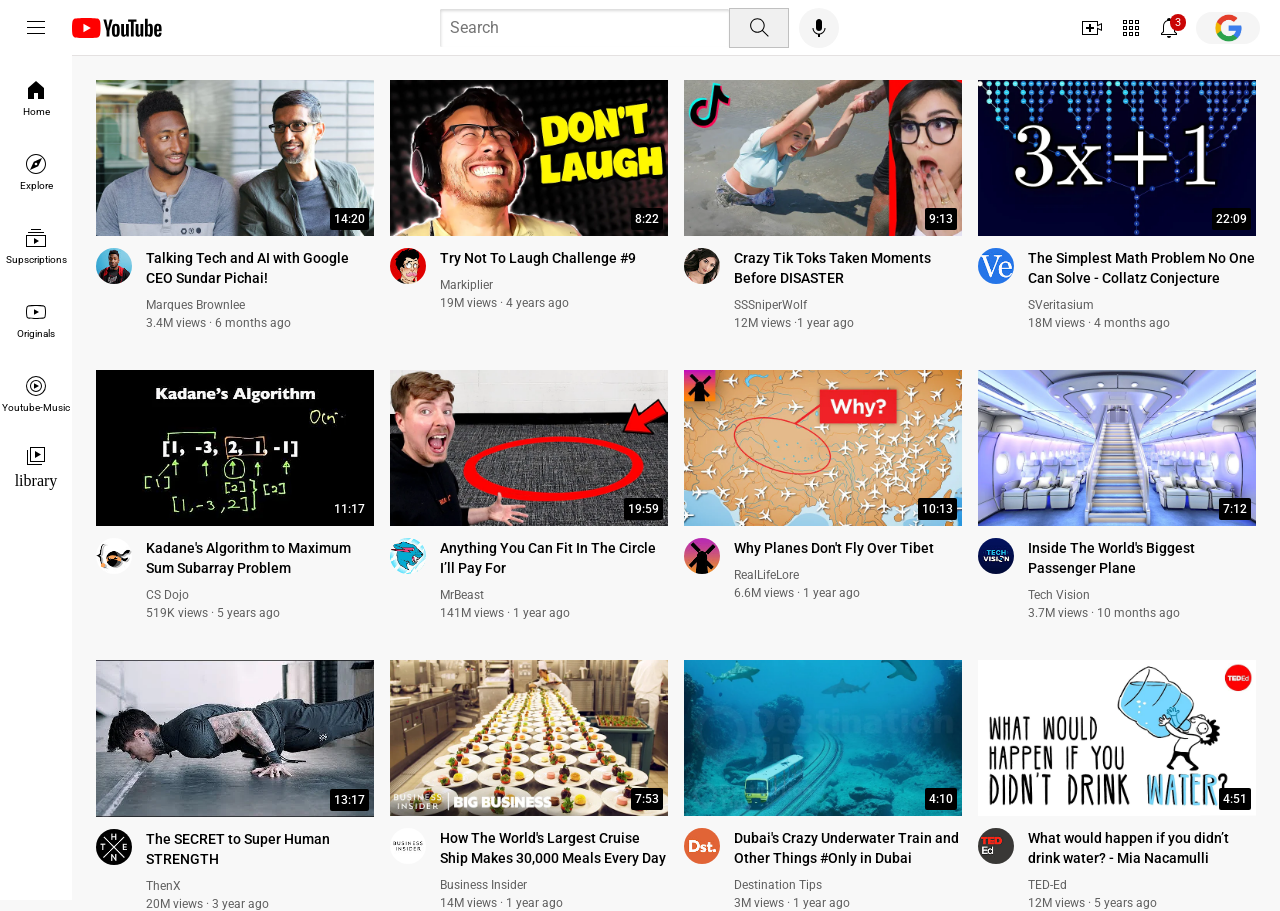
<file: index.html>
<!DOCTYPE html>
<html lang="en">
<head> 
 <style>
  @import url('https://fonts.googleapis.com/css2?family=Roboto:ital,wght@0,100;0,300;0,400;0,500;0,700;0,900;1,100;1,300;1,400;1,500;1,700;1,900&display=swap');
 </style>
  <meta charset="UTF-8">
  <meta name="viewport" content="width=device-width, initial-scale=1.0">
  <title>YouTube.com Clone</title>
 
    
<link rel="stylesheet" href="styles/general.css">
<link rel="stylesheet" href="styles/header.css">
<link rel="stylesheet" href="styles/video.css">
<link rel="stylesheet" href="styles/sidebar.css">
</head>
<body><div class="header">
<div class="left-section"> <img class="hamburger-menu" src="icons/hamburger-menu.svg" alt=""> 
<img class="youtube-logo" src="icons/youtube-logo.svg" alt=""> </div>
<div class="middle-section"><input class="search-bar" type="text" placeholder="Search">
<button class="search-button"> <img class="search-icon" src="icons/search.svg" alt="">
<div class="tooltip">Search</div></button> 
<button class="voice-search-button"> <img class="voice-search-icon" src="icons/voice-search-icon.svg" alt="">
<div class="tooltip"> Search with your voice</div></button></div>
<div class="right-section"> 
  <div class="upload-icon-container"><img class="upload-icon" src="icons/upload.svg" alt="">
    <div class="tooltip"> Create</div></div>
<div class="youtube-apps-container">
<img class="youtube-apps"  src="icons/youtube-apps.svg" alt="">
<div class="tooltip">Youtube apps</div></div>
<div class="notifications-icon-container">
<div class="notifications-icon-container"><img class="notifications-icon"
   src="icons/notifications.svg" alt=""> <div class="tooltip">Notifications icon</div>
<div class="notifications-count"> 3</div>
</div></div>
<img class="current-user-picture" src="channel-pictures/Google-image8-2.webp" alt=""></div>
</div>


<div class="sidebar">
  <div class="sidebar-link"> <img src="icons/home.svg" alt="">
  <div>Home</div></div>
  <div class="sidebar-link"> <img src="icons/explore.svg" alt="">
  <div>Explore</div></div>
  <div class="sidebar-link"> <img src="icons/subscriptions.svg" alt="">
  <div>Supscriptions</div></div>
  <div class="sidebar-link"> <img src="icons/originals.svg" alt="">
  <div>Originals</div></div>
  <div class="sidebar-link"> <img src="icons/youtube-music.svg" alt="">
  <div>Youtube-Music</div></div>
  <div class="sidebar-link"> <img src="icons/library.svg" alt="">
  library</div>
</div>


   <div class="video-grid">


  


     
    <div  class="video-preview" >
      <div class="thumbnail-row"> <img class="thumbnail" src=
        "thumbnails/thumbnail-1.webp" 
        alt=""> 
      <div class="video-time">14:20</div>
    </div>
      <div class="video-info-grid"> 
        <div class="channel-picture"> <img class="profile-picture" src="channel-pictures/channel-1.jpeg" alt=""></div>
        <div class="video-info">  <p class="video-title" >Talking Tech and 
          AI with Google CEO Sundar Pichai!</p>
          <p class="video-author" >Marques Brownlee</p>
          <p class="video-stats" >3.4M views &#183; 6 months ago</p></div>
     

      </div>
      
     
      
     </div>
     <div class="video-preview" >
      <div class="thumbnail-row"> <img class="thumbnail" src=
        "thumbnails/thumbnail-2.webp" 
        alt="">
      <div class="video-time">8:22</div>
      </div>

      <div class="video-info-grid"> 
        <div class="channel-picture"> <img class="profile-picture" src="channel-pictures/channel-2.jpeg" alt=""></div> 
        <div class="video-info">  <p class="video-title" >Try Not To Laugh Challenge #9</p>
          <p class="video-author" >Markiplier</p>
          <p class="video-stats" >19M views &#183; 4 years ago</p></div>
     

      </div>
      
     
      
     </div>
    
     <div class="video-preview" >
      <div class="thumbnail-row"> <img class="thumbnail" src=
        "thumbnails/thumbnail-3.webp" 
        alt="">
      <div class="video-time">9:13</div>
      </div>

      <div class="video-info-grid"> 
        <div class="channel-picture"> <img class="profile-picture" src="channel-pictures/channel-3.jpeg" alt=""></div> 
        <div class="video-info">  <p class="video-title" >
          Crazy Tik Toks Taken Moments Before DISASTER</p>
          <p class="video-author" >SSSniperWolf

          </p>
          <p class="video-stats" >12M views &#183;1 year ago  </p></div>
         

      </div>
      
     
      
     </div>


     <div class="video-preview" >
      <div class="thumbnail-row"> <img class="thumbnail" src=
        "thumbnails/thumbnail-4.webp" 
        alt="">
      <div class="video-time">22:09</div>
      </div>

      <div class="video-info-grid"> 
        <div class="channel-picture"> <img class="profile-picture" src="channel-pictures/channel-4.jpeg" alt=""></div> 
        <div class="video-info">  <p class="video-title" >
          The Simplest Math Problem No One Can Solve - Collatz Conjecture</p>
          <p class="video-author" >SVeritasium

          </p>
          <p class="video-stats" >18M views  &#183; 4 months ago </p></div>
         

      </div>
      
     
      
     </div>


     <div class="video-preview" >
      <div class="thumbnail-row"> <img class="thumbnail" src=
        "thumbnails/thumbnail-5.webp" 
        alt=""> 
      <div class="video-time">11:17</div>
      </div>

      <div class="video-info-grid"> 
        <div class="channel-picture"> <img class="profile-picture" src="channel-pictures/channel-5.jpeg" alt=""></div> 
        <div class="video-info">  <p class="video-title" >
          Kadane's Algorithm to Maximum Sum Subarray Problem</p>
          <p class="video-author" >CS Dojo </p>

          <p class="video-stats" >519K views  &#183; 5 years ago </p></div>
         

      </div>
      
     
      
     </div>

     <div class="video-preview" >
      <div class="thumbnail-row"> <img class="thumbnail" src=
        "thumbnails/thumbnail-6.webp" 
        alt="">
      <div class="video-time">19:59</div>
      </div>

      <div class="video-info-grid"> 
        <div class="channel-picture"> <img class="profile-picture" src="channel-pictures/channel-6.jpeg" alt=""></div> 
        <div class="video-info">  <p class="video-title" >
          Anything You Can Fit In The Circle I’ll Pay For</p>
          <p class="video-author" >MrBeast </p>

          <p class="video-stats" >141M views  &#183; 1 year ago</p></div>
         

      </div>
      
     
      
     </div>

     <div class="video-preview" >
      <div class="thumbnail-row"> <img class="thumbnail" src=
        "thumbnails/thumbnail-7.webp" 
        alt="">
      <div class="video-time">10:13</div>
      </div>

      <div class="video-info-grid"> 
        <div class="channel-picture"> <img class="profile-picture" src="channel-pictures/channel-7.jpeg" alt=""></div> 
        <div class="video-info">  <p class="video-title" >
          Why Planes Don't Fly Over Tibet</p>
          <p class="video-author" >RealLifeLore </p>

          <p class="video-stats" >6.6M views  &#183; 1 year ago</p></div>
         

      </div>
      
     
      
     </div>

     <div class="video-preview" >
      <div class="thumbnail-row"> <img class="thumbnail" src=
        "thumbnails/thumbnail-8.webp" 
        alt="">
      <div class="video-time">7:12</div>
      </div>

      <div class="video-info-grid"> 
        <div class="channel-picture"> <img class="profile-picture" src="channel-pictures/channel-8.jpeg" alt=""></div> 
        <div class="video-info">  <p class="video-title" >
          Inside The World's Biggest Passenger Plane</p>
          <p class="video-author" >Tech Vision </p>

          <p class="video-stats" >3.7M views   &#183; 10 months ago</p></div>
         

      </div>
      
     
      
     </div>

    

    <div class="video-preview" >
     <div class="thumbnail-row"> <img class="thumbnail" src=
       "thumbnails/thumbnail-9.webp" 
       alt="">
      <div class="video-time">13:17</div>
      </div>

     <div class="video-info-grid"> 
       <div class="channel-picture"> <img class="profile-picture" src="channel-pictures/channel-9.jpeg" alt=""></div> 
       <div class="video-info">  <p class="video-title" >
         The SECRET to Super Human STRENGTH</p>
         <p class="video-author" >ThenX </p>

         <p class="video-stats" >20M views   &#183; 3 year ago</p></div>
        

     </div>
     
    
     
    </div>


    <div class="video-preview" >
      <div class="thumbnail-row"> <img class="thumbnail" src=
        "thumbnails/thumbnail-10.webp" 
        alt="">
      <div class="video-time">7:53</div>
      </div>

      <div class="video-info-grid"> 
        <div class="channel-picture"> <img class="profile-picture" src="channel-pictures/channel-10.jpeg" alt=""></div> 
        <div class="video-info">  <p class="video-title" >
          How The World's Largest Cruise Ship Makes 30,000 Meals Every Day</p>
          <p class="video-author" >Business Insider</p>

          <p class="video-stats" >14M views   &#183; 1 year ago</p></div>
         

      </div>
      
     
      
     </div>

     
    <div class="video-preview" >
      <div class="thumbnail-row"> <img class="thumbnail" src=
        "thumbnails/thumbnail-11.webp" 
        alt="">
      <div class="video-time">4:10</div>
      </div>

      <div class="video-info-grid"> 
        <div class="channel-picture"> <img class="profile-picture" src="channel-pictures/channel-11.jpeg" alt=""></div> 
        <div class="video-info">  <p class="video-title" >
          Dubai's Crazy Underwater Train and Other Things #Only in Dubai</p>
          <p class="video-author" >Destination Tips</p>

          <p class="video-stats" >3M views   &#183; 1 year ago</p></div>
         

      </div>
      
     
      
     </div>


     <div class="video-preview" >
      <div class="thumbnail-row"> <img class="thumbnail" src=
        "thumbnails/thumbnail-12.webp" 
        alt="">
      <div class="video-time">4:51</div>
      </div>

      <div class="video-info-grid"> 
        <div class="channel-picture"> <img class="profile-picture" src="channel-pictures/channel-12.jpeg" alt=""></div> 
        <div class="video-info">  <p class="video-title" >
          What would happen if you didn’t drink water? - Mia Nacamulli</p>
          <p class="video-author" >TED-Ed</p>

          <p class="video-stats" >12M views   &#183; 5 years ago</p></div>
         

      </div>
      
     
      
     </div>


   </div>
      

   

       
  </body>
</html>
</file>
<file: styles/general.css>
p{
  font-family: Roboto ;
  margin-top: 0;
  margin-bottom: 0;
 }

 body{
  margin: 0;
  margin-top: 80px;
  padding-left: 96px;
  padding-right: 24px;
  background-color: rgb(248, 248, 248);
 }
</file>
<file: styles/header.css>
.header{
  height: 55px;
  display: flex;
  flex-direction: row;
  justify-content: space-between;
  position: fixed;
  top: 0;
  left: 0;
  right: 0;
  z-index: 100;
  background-color: white;
  border-bottom-width:1px ;
  border-bottom-style: solid;
  border-bottom-color: rgb(228, 225, 225) ;
}
.left-section{
  display: flex;
  align-items: center;
  
}
.hamburger-menu{
  height: 24px;
  margin-left: 24px;
  margin-right: 0;
}
.youtube-logo{
  height: 20px;
  margin-left: 24px;
}
.middle-section{
  flex: 1;
  margin-left: 70px;
  margin-right: 34px;
  max-width: 400px;
  display: flex;
  align-items: center;
}
.search-bar{
  flex: 1;
  height: 36px;
  padding-left: 10px;
  font-size: 16px;
  border: 1px solid rgb(255,255,255);
  border-radius: 2px;
  box-shadow: inset 1px 2px 3px rgba(0, 0, 0, 0.15);
  width: 0;
}
.search-bar::placeholder{
font-family: Roboto , Arial;
font-size: 16px;
}
.search-button{
height: 40px;
width: 60px;
background-color: rgb(240, 240, 240);
border-width: 1px;
border-style: solid;
border-color:rgb(192, 192, 192) ;
margin-left: -1px;
margin-right: 10px;

}
.search-button, 
.voice-search-button , .upload-icon-container,
.youtube-apps-container, .notifications-icon-container {
  display: flex;
  justify-content: center;
  align-items: center;
  position: relative;
}
.search-button .tooltip,
.voice-search-button .tooltip,
.upload-icon-container .tooltip,
.youtube-apps-container .tooltip,
.notifications-icon-container .tooltip {
font-family: Roboto, Arial ;
position: absolute;
background-color: gray;
color: white;
padding-top: 4px;
padding-bottom: 4px;
padding-left: 8px;
padding-right: 4px;
border-radius: 2px;
font-size: 12px;
bottom: -30px;
opacity: 0;
transition: opacity 0.15s;
pointer-events: none;
white-space: nowrap;
}
.search-button:hover .tooltip,
.voice-search-button:hover .tooltip ,
.upload-icon-container:hover .tooltip,
.youtube-apps-container:hover .tooltip,
.notifications-icon-container:hover .tooltip{
 
opacity: 1;
}
.search-icon{
  height: 25px;
}
.voice-search-button{
  height: 40px;
  width: 40px;
  border-radius: 20px;
  background-color: rgb(245, 245, 245);
  border: none;
}
.voice-search-icon{
  height: 24px;
}
.right-section{
  width: 180px;
  margin-right: 20px;
  display: flex;
  align-items: center;
  justify-content: space-between;
  flex-shrink: 0;
}
.upload-icon{
 height: 24px;}
.youtube-apps{
  height: 24px;}
.notifications-icon{
  height: 24px;}
.notifications-icon-container{
  position: relative;
  }
.notifications-count{
  position: absolute;
  top: -2px;
  right: -5px;
  background-color: rgb(202, 6, 6);
  color:white;
  font-family: Roboto, Arial;
  font-size: 11px;
  padding-left: 5px;
  padding-right: 5px;
  padding-top: 2px;
  padding-bottom: 2px;
  border-radius: 10px;
  }
.current-user-picture{
  height: 32px;
  border-radius: 16px;
}
</file>
<file: styles/video.css>
.thumbnail{
      width: 100%;
    }
   
     .video-title{
      margin-top: 0 ;
      font-size: 14px;
      font-weight: 500;
      line-height: 20px;
      margin-bottom: 10px;
     }
     
    
    
    .video-info-grid{
      display: grid;
      grid-template-columns: 50px 1fr;
    }
    .channel-picture{
     
     
    }
    .video-info{
      
    }
     .profile-picture{
      width: 36px;
      border-radius: 50px;
     }
     .thumbnail-row{
      margin-bottom: 8px;
      position: relative;
     }
     .video-author{
      font-size: 12px;
      color: rgb(96, 96, 96);
      margin-bottom: 4px;
     }
     .video-stats {
      font-size: 12px;
      color: rgb(96, 96, 96);
     }
     .video-grid{
      display: grid;
      grid-template-columns: 1fr 1fr 1fr;
      column-gap: 16px;
      row-gap: 40px;
     }
     @media (max-width:750px) {
      .video-grid{
        grid-template-columns: 1fr 1fr;
       }
     }
     @media (min-width:751px) and (max-width:999px){
      .video-grid{
        grid-template-columns: 1fr 1fr 1fr;
      }
     }
     @media (min-width:1000px) {
      .video-grid{
        grid-template-columns: 1fr 1fr 1fr 1fr;
      }
     }
     .video-time{
      font-family: Roboto , Arial;
      font-size: 12px;
      font-weight: 500;
      padding: 4px;
      border-radius: 2px;
      background-color: black;
      color: white;
      position: absolute;
      bottom: 10px;
      right: 5px;
     }
</file>
<file: styles/sidebar.css>
.sidebar{
  position: fixed;
  left: 0;
  bottom: 0;
  top: 55px;
  background-color: white;
  width: 72px;
  z-index: 200;
  padding-top: 5px;
}
.sidebar-link{
 
  height: 74px;
  display: flex;
  flex-direction: column;
  justify-content: center;
  align-items: center;
  cursor: pointer;
}
.sidebar-link:hover{
  background-color: rgb(236, 236, 236);
}
.sidebar-link img{
  height: 24px;
  margin-bottom: 4px;
}
.sidebar-link div{
  font-family: Roboto, Arial;
  font-size: 10px;
}
</file>
